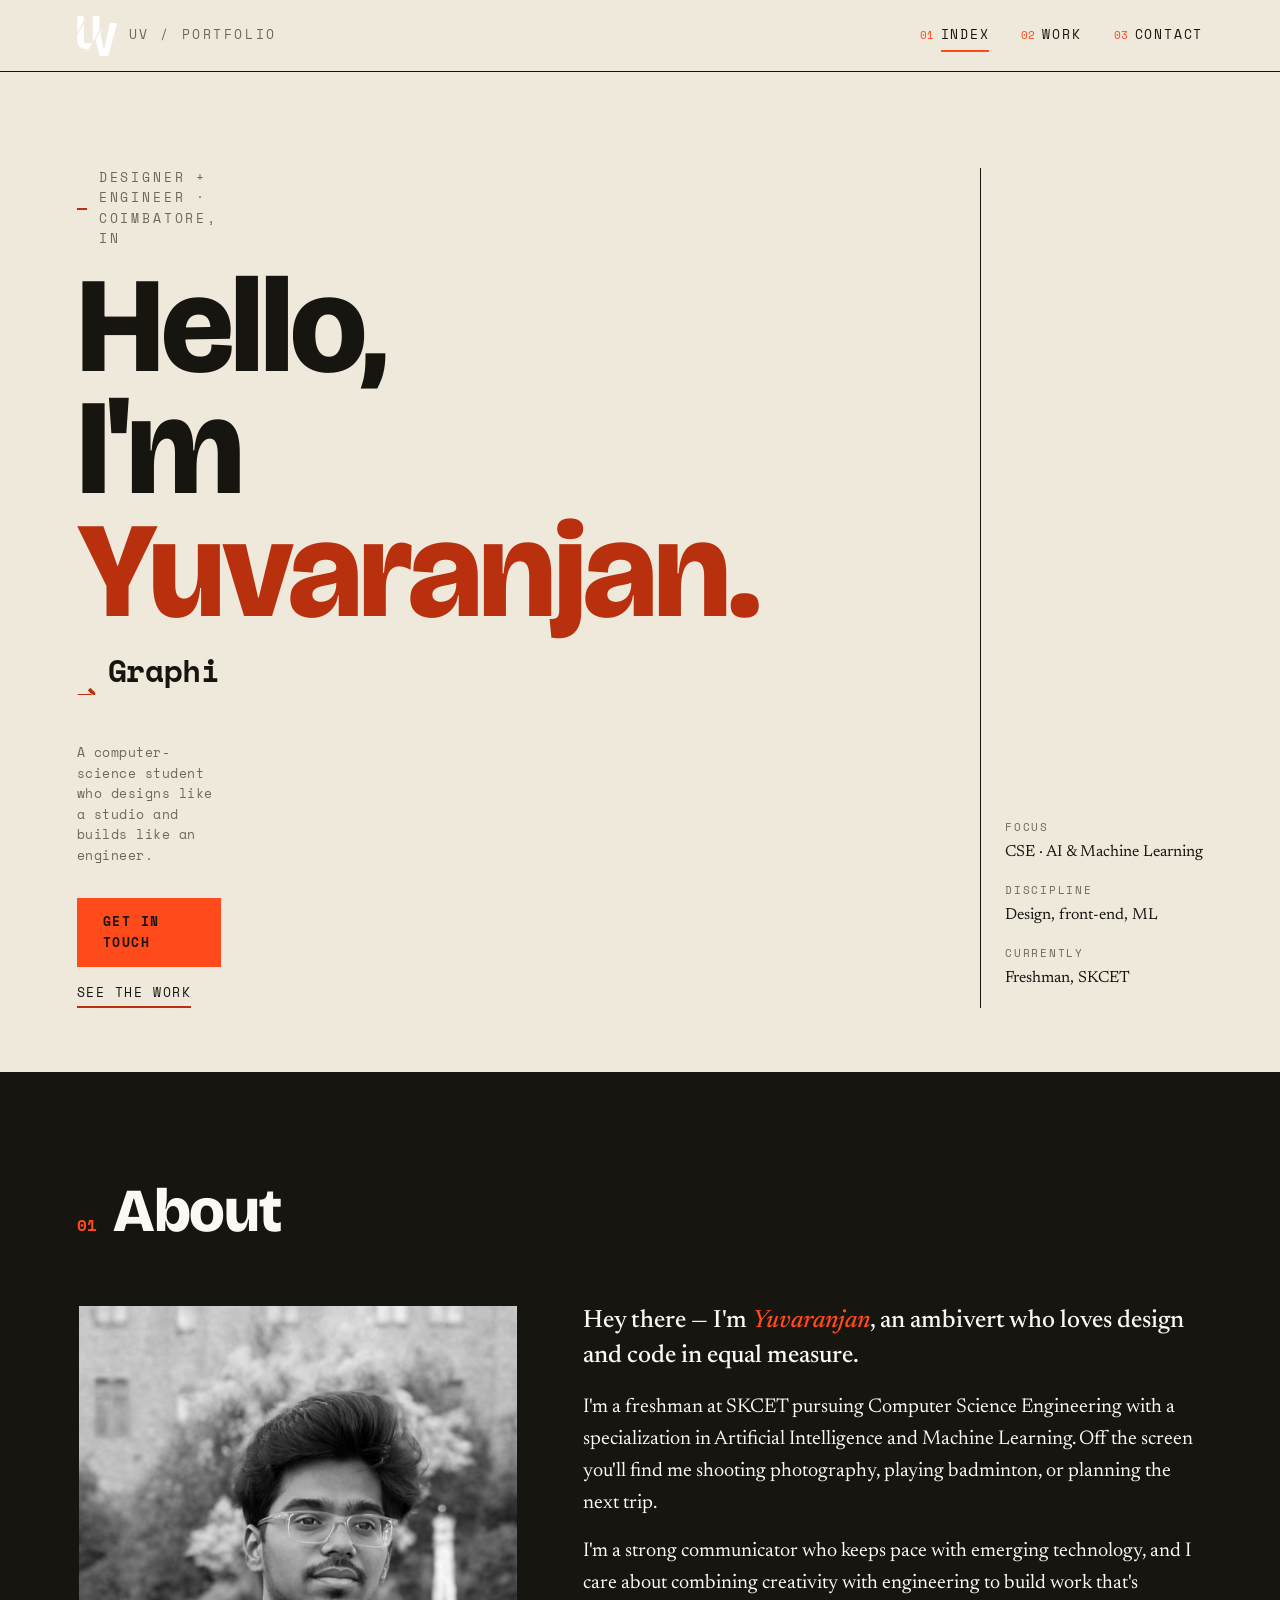
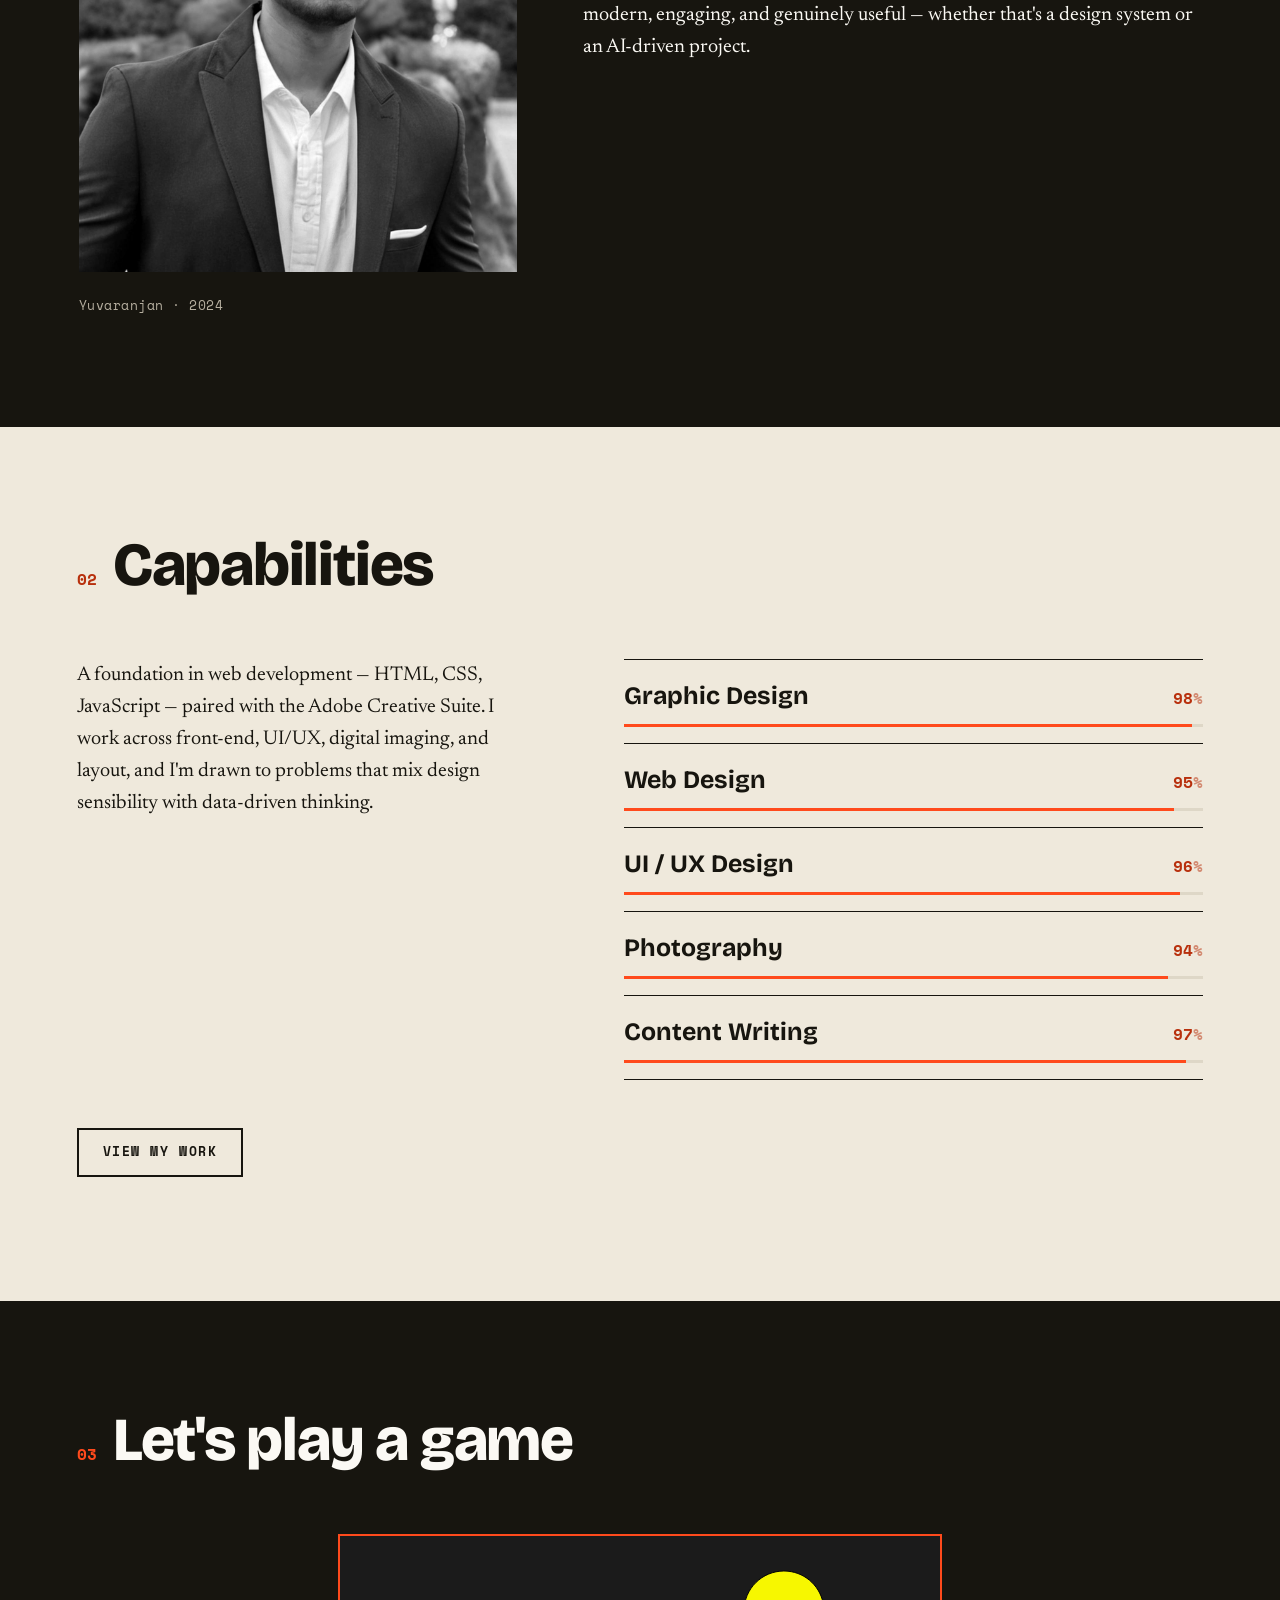
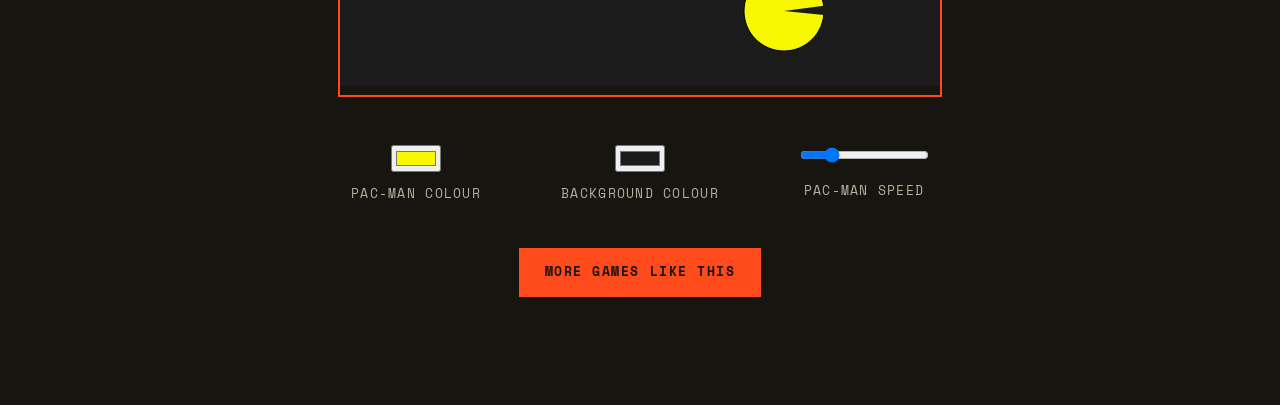
<file: index.html>
<!DOCTYPE html>
<html lang="en" class="no-js">
<head>
  <meta charset="UTF-8">
  <meta name="viewport" content="width=device-width, initial-scale=1.0">
  <title>Yuvaranjan — Designer &amp; AI/ML Engineer</title>
  <meta name="description" content="Portfolio of Yuvaranjan — graphic designer, web designer, and AI &amp; ML engineer.">

  <link href="style.css" rel="stylesheet">

  <!-- p5 + game demo -->
  <script src="/games/libraries/p5.js" defer></script>
  <script src="/games/pacman.js" defer></script>

  <!-- Type system: Bricolage Grotesque (display) · Newsreader (text) · Space Mono (meta) -->
  <link rel="preconnect" href="https://fonts.googleapis.com">
  <link rel="preconnect" href="https://fonts.gstatic.com" crossorigin>
  <link href="https://fonts.googleapis.com/css2?family=Bricolage+Grotesque:opsz,wght@12..96,400..800&family=Newsreader:ital,opsz,wght@0,6..72,400..600;1,6..72,400..500&family=Space+Mono:wght@400;700&display=swap" rel="stylesheet">
</head>
<body class="homepage">

  <a class="skip-link" href="#main">Skip to content</a>

  <div class="scroll-progress" id="scroll-progress"></div>
  <button class="scrollToTop-btn" aria-label="Back to top">↑</button>

  <!-- HEADER -->
  <header class="site-header">
    <div class="site-header__inner wrap">
      <a class="brand" href="index.html" aria-label="Yuvaranjan — home">
        <img src="images/logo.png" alt="">
        <span class="brand__mark">UV / Portfolio</span>
      </a>
      <nav class="navigation" id="primary-nav" aria-label="Primary">
        <ul>
          <li><a href="index.html" aria-current="page">Index</a></li>
          <li><a href="games/gamemenu.html">Work</a></li>
          <li><a href="contact.html">Contact</a></li>
        </ul>
      </nav>
      <button class="menu-btn" id="menu-btn" aria-label="Toggle menu" aria-expanded="false" aria-controls="primary-nav"></button>
    </div>
  </header>

  <main id="main">

    <!-- HERO -->
    <section class="hero wrap">
      <div class="hero__lead">
        <p class="kicker">Designer + Engineer · Coimbatore, IN</p>
        <h1 class="hero__title">Hello, I'm<span class="accent">Yuvaranjan.</span></h1>
        <div class="hero__roles" aria-hidden="true">
          <ul>
            <li>Graphic Designer</li>
            <li>AI &amp; ML Engineer</li>
            <li>Web Designer</li>
            <li>Graphic Designer</li>
          </ul>
        </div>
        <p class="caption" style="max-width:44ch;margin-bottom:var(--space-6)">
          A computer-science student who designs like a studio and builds like an engineer.
        </p>
        <div class="hero__actions">
          <a href="contact.html" class="btn btn--primary">Get in touch</a>
          <a href="games/gamemenu.html" class="link">See the work</a>
        </div>
      </div>
      <aside class="hero__meta">
        <dl>
          <dt>Focus</dt><dd>CSE · AI &amp; Machine Learning</dd>
          <dt>Discipline</dt><dd>Design, front-end, ML</dd>
          <dt>Currently</dt><dd>Freshman, SKCET</dd>
        </dl>
      </aside>
    </section>

    <!-- ABOUT -->
    <section class="section section--ink" id="about">
      <div class="wrap">
        <div class="section-head reveal">
          <span class="section-head__index">01</span>
          <h2 class="section-head__title">About</h2>
        </div>
        <div class="about__grid">
          <figure class="about__portrait reveal reveal--left" style="margin:0">
            <img src="images/portrait2.jpg" alt="Portrait of Yuvaranjan">
            <figcaption class="about__caption caption">Yuvaranjan · 2024</figcaption>
          </figure>
          <div class="about__body reveal reveal--right" data-delay="1">
            <p class="lede">Hey there — I'm <span class="name">Yuvaranjan</span>, an ambivert who loves design and code in equal measure.</p>
            <p>I'm a freshman at SKCET pursuing Computer Science Engineering with a specialization in Artificial Intelligence and Machine Learning. Off the screen you'll find me shooting photography, playing badminton, or planning the next trip.</p>
            <p>I'm a strong communicator who keeps pace with emerging technology, and I care about combining creativity with engineering to build work that's modern, engaging, and genuinely useful — whether that's a design system or an AI-driven project.</p>
          </div>
        </div>
      </div>
    </section>

    <!-- SKILLS -->
    <section class="section" id="skills">
      <div class="wrap">
        <div class="section-head reveal">
          <span class="section-head__index">02</span>
          <h2 class="section-head__title">Capabilities</h2>
        </div>
        <div class="skills__grid">
          <div class="skills__intro reveal reveal--left">
            <p>A foundation in web development — HTML, CSS, JavaScript — paired with the Adobe Creative Suite. I work across front-end, UI/UX, digital imaging, and layout, and I'm drawn to problems that mix design sensibility with data-driven thinking.</p>
          </div>
          <ul class="skills__list reveal reveal--right" data-delay="1">
            <li class="meter" style="--pct:98%">
              <span class="meter__label">Graphic Design</span>
              <span class="meter__value">98</span>
              <span class="meter__track"><span class="meter__fill"></span></span>
            </li>
            <li class="meter" style="--pct:95%">
              <span class="meter__label">Web Design</span>
              <span class="meter__value">95</span>
              <span class="meter__track"><span class="meter__fill"></span></span>
            </li>
            <li class="meter" style="--pct:96%">
              <span class="meter__label">UI / UX Design</span>
              <span class="meter__value">96</span>
              <span class="meter__track"><span class="meter__fill"></span></span>
            </li>
            <li class="meter" style="--pct:94%">
              <span class="meter__label">Photography</span>
              <span class="meter__value">94</span>
              <span class="meter__track"><span class="meter__fill"></span></span>
            </li>
            <li class="meter" style="--pct:97%">
              <span class="meter__label">Content Writing</span>
              <span class="meter__value">97</span>
              <span class="meter__track"><span class="meter__fill"></span></span>
            </li>
          </ul>
        </div>
        <p style="margin-top:var(--space-7)">
          <a href="games/gamemenu.html" class="btn">View my work</a>
        </p>
      </div>
    </section>

    <!-- PLAY / PROJECTS -->
    <section class="section section--ink" id="play">
      <div class="wrap">
        <div class="section-head reveal">
          <span class="section-head__index">03</span>
          <h2 class="section-head__title">Let's play a game</h2>
        </div>
        <div class="play__grid reveal" id="pacman">
          <div class="play__canvas" id="canvadiv"></div>
          <div class="play__controls">
            <div class="ctrl"><div id="pacmancolor"></div><h4>Pac-Man colour</h4></div>
            <div class="ctrl"><div id="bgcolor"></div><h4>Background colour</h4></div>
            <div class="ctrl"><div class="slider" id="slider"></div><h4>Pac-Man speed</h4></div>
          </div>
          <a href="/games/gamemenu.html" class="btn btn--primary">More games like this</a>
        </div>
      </div>
    </section>

  </main>

  <script src="script.js"></script>
</body>
</html>
</file>
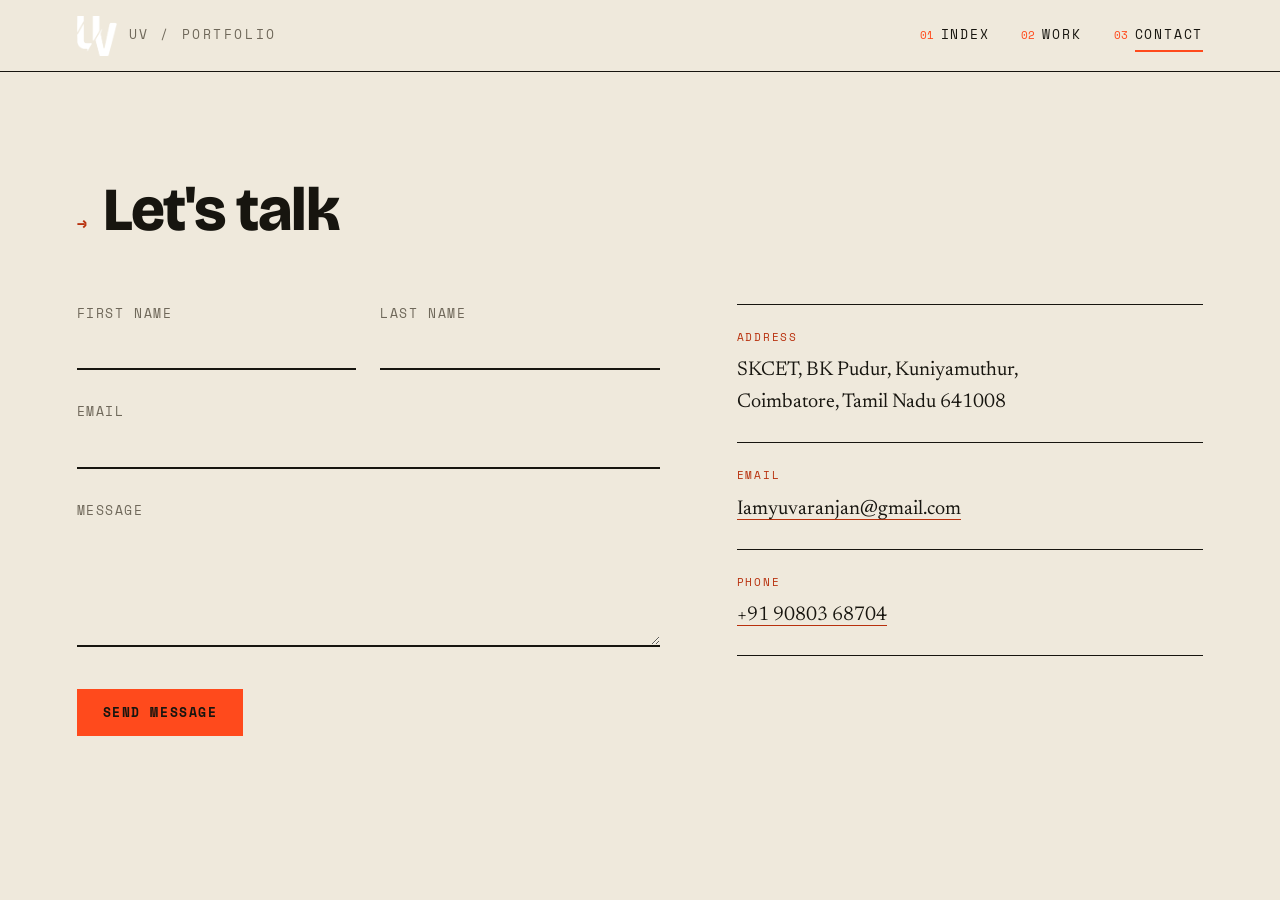
<file: contact.html>
<!DOCTYPE html>
<html lang="en" class="no-js">
<head>
  <meta charset="UTF-8">
  <meta name="viewport" content="width=device-width, initial-scale=1.0">
  <title>Yuvaranjan — Contact</title>
  <meta name="description" content="Get in touch with Yuvaranjan.">

  <link href="style.css" rel="stylesheet">

  <link rel="preconnect" href="https://fonts.googleapis.com">
  <link rel="preconnect" href="https://fonts.gstatic.com" crossorigin>
  <link href="https://fonts.googleapis.com/css2?family=Bricolage+Grotesque:opsz,wght@12..96,400..800&family=Newsreader:ital,opsz,wght@0,6..72,400..600;1,6..72,400..500&family=Space+Mono:wght@400;700&display=swap" rel="stylesheet">
</head>
<body class="contactpage">

  <a class="skip-link" href="#main">Skip to content</a>

  <div class="scroll-progress" id="scroll-progress"></div>
  <button class="scrollToTop-btn" aria-label="Back to top">↑</button>

  <!-- HEADER -->
  <header class="site-header">
    <div class="site-header__inner wrap">
      <a class="brand" href="index.html" aria-label="Yuvaranjan — home">
        <img src="images/logo.png" alt="">
        <span class="brand__mark">UV / Portfolio</span>
      </a>
      <nav class="navigation" id="primary-nav" aria-label="Primary">
        <ul>
          <li><a href="index.html">Index</a></li>
          <li><a href="games/gamemenu.html">Work</a></li>
          <li><a href="contact.html" aria-current="page">Contact</a></li>
        </ul>
      </nav>
      <button class="menu-btn" id="menu-btn" aria-label="Toggle menu" aria-expanded="false" aria-controls="primary-nav"></button>
    </div>
  </header>

  <main id="main">
    <section class="section" style="border-top:none">
      <div class="wrap">
        <div class="section-head reveal">
          <span class="section-head__index">→</span>
          <h1 class="section-head__title">Let's talk</h1>
        </div>

        <div class="contact__grid">
          <!-- FORM -->
          <form class="reveal reveal--left" action="mailto:Iamyuvaranjan@gmail.com" method="post" enctype="text/plain">
            <div class="field-row">
              <div class="field">
                <label for="firstname">First name</label>
                <input type="text" id="firstname" name="firstname" autocomplete="given-name">
              </div>
              <div class="field">
                <label for="lastname">Last name</label>
                <input type="text" id="lastname" name="lastname" autocomplete="family-name">
              </div>
            </div>
            <div class="field">
              <label for="email">Email</label>
              <input type="email" id="email" name="email" autocomplete="email">
            </div>
            <div class="field">
              <label for="additionalinfo">Message</label>
              <textarea id="additionalinfo" name="message" rows="5"></textarea>
            </div>
            <button type="submit" class="btn btn--primary">Send message</button>
          </form>

          <!-- INFO -->
          <div class="contact__info reveal reveal--right" data-delay="1">
            <dl>
              <div class="info">
                <dt>Address</dt>
                <dd>SKCET, BK Pudur, Kuniyamuthur,<br>Coimbatore, Tamil Nadu 641008</dd>
              </div>
              <div class="info">
                <dt>Email</dt>
                <dd><a href="mailto:Iamyuvaranjan@gmail.com">Iamyuvaranjan@gmail.com</a></dd>
              </div>
              <div class="info">
                <dt>Phone</dt>
                <dd><a href="tel:+919080368704">+91 90803 68704</a></dd>
              </div>
            </dl>
          </div>
        </div>
      </div>
    </section>
  </main>

  <script src="script.js"></script>
</body>
</html>
</file>
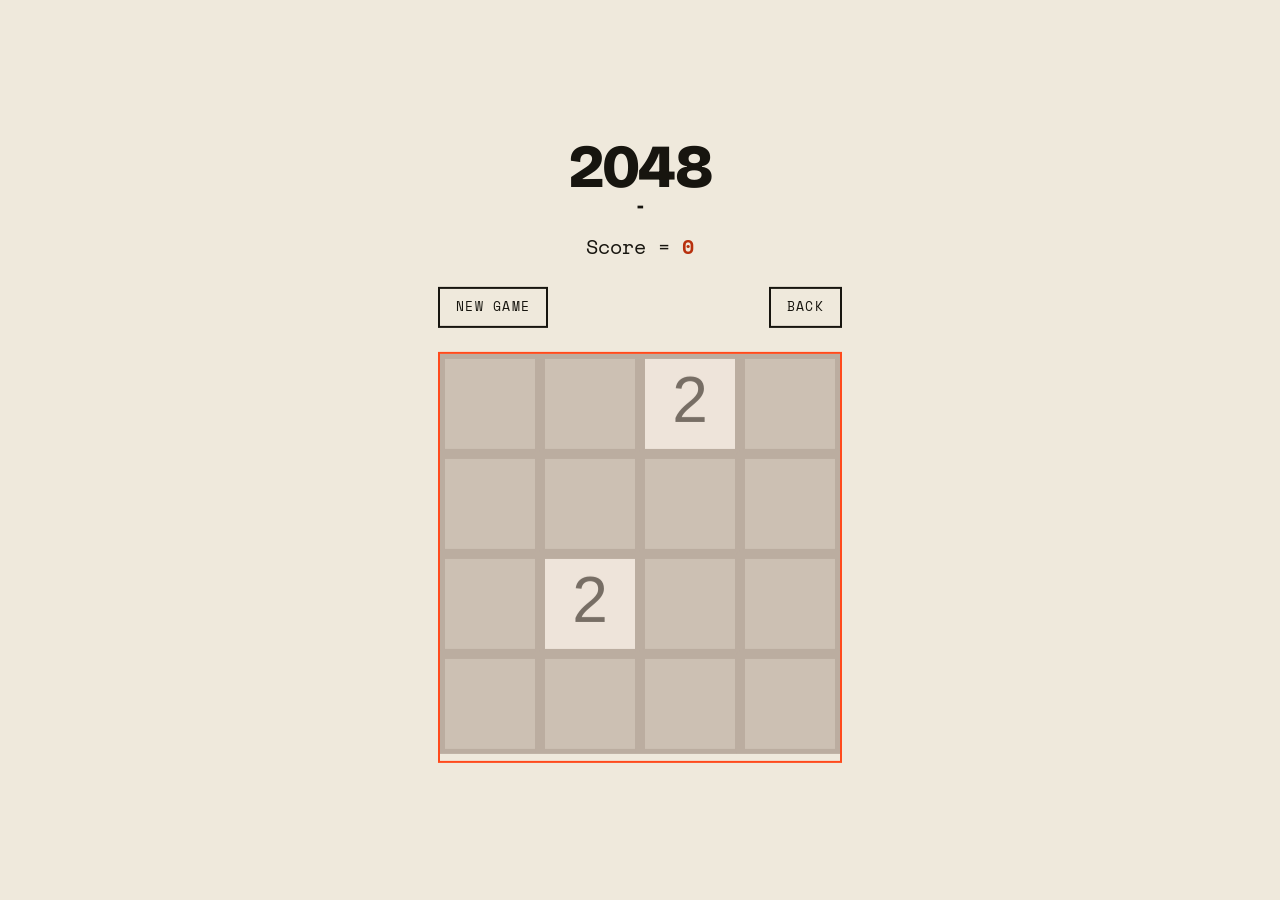
<file: games/2048.html>
<!DOCTYPE html>
<html>
<head>
    <meta charset="UTF-8">
    <meta http-equiv="X-UA-Compatible" content="IE=edge">
    <meta name="viewport" content="width=device-width, initial-scale=1.0">

    <title>Yuvaranjan — 2048</title>

    <script src="2048.js"></script>
    <script src="config.js"></script>
    <script src="libraries/p5.js"></script>
    <link href="/style.css" rel="stylesheet">

    <link rel="preconnect" href="https://fonts.googleapis.com">
    <link rel="preconnect" href="https://fonts.gstatic.com" crossorigin>
    <link href="https://fonts.googleapis.com/css2?family=Bricolage+Grotesque:opsz,wght@12..96,400..800&family=Space+Mono:wght@400;700&display=swap" rel="stylesheet">

    <!-- <script src="libraries/p5.sound.js"></script> -->
</head>
<body class="numbergame">
    <div class="main">
    <div class="text">
    <h1> 2048 </h1>
    <h3 id="result"> - </h3>
    <p>Score = <span id="score"></span></p>
    <div class="buttons">
        <a href="2048.html" style="float: left;"> New Game </a>
        <a href="gamemenu.html" style="float: right;"> back </a>
    </div>
    </div>
    <div class="canvadiv" id="canvadiv"></div>
    </div>  
</body>

</html>
</file>
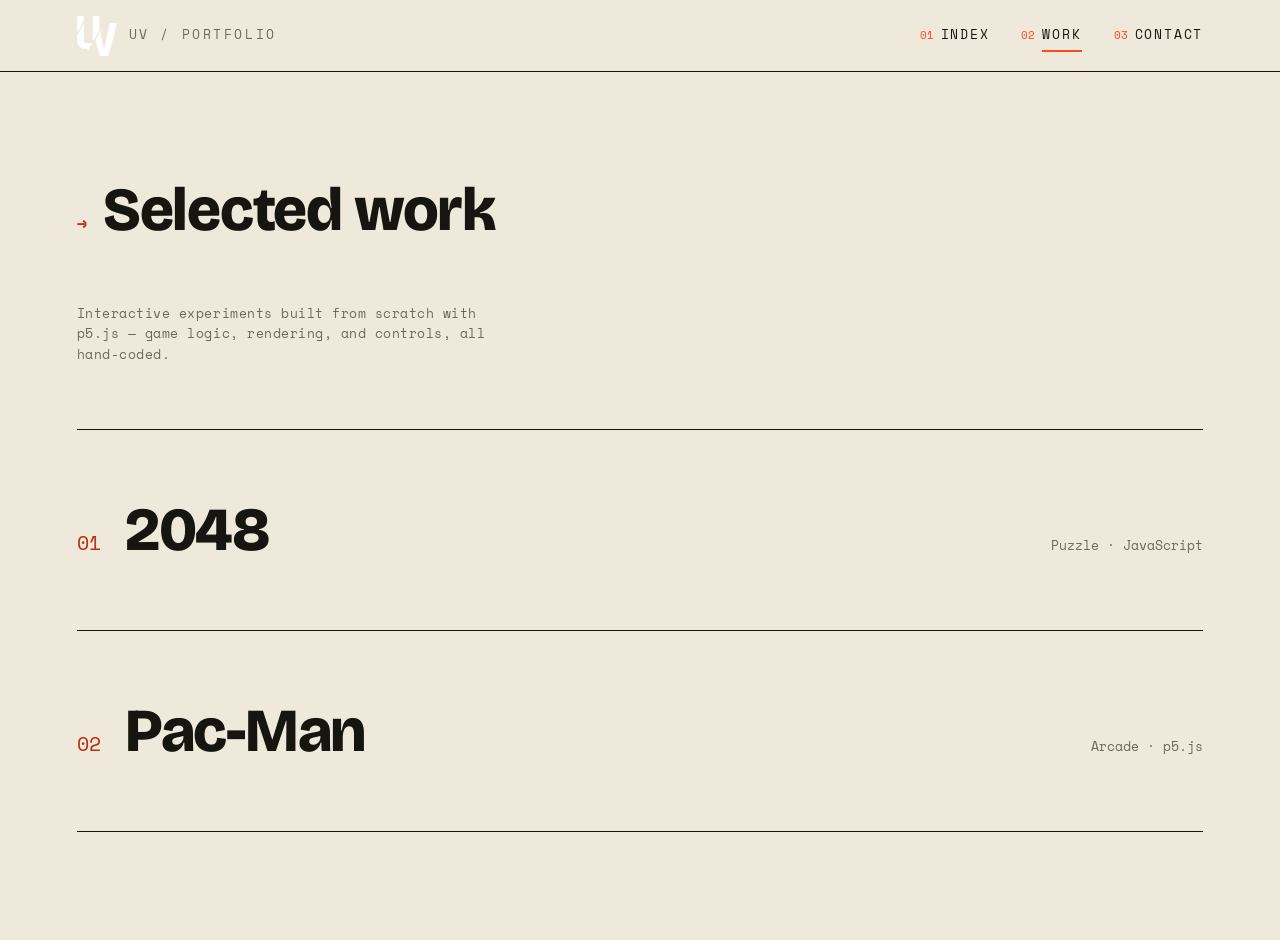
<file: games/gamemenu.html>
<!DOCTYPE html>
<html lang="en" class="no-js">
<head>
  <meta charset="UTF-8">
  <meta name="viewport" content="width=device-width, initial-scale=1.0">
  <title>Yuvaranjan — Work</title>
  <meta name="description" content="Interactive projects by Yuvaranjan.">

  <link href="../style.css" rel="stylesheet">

  <link rel="preconnect" href="https://fonts.googleapis.com">
  <link rel="preconnect" href="https://fonts.gstatic.com" crossorigin>
  <link href="https://fonts.googleapis.com/css2?family=Bricolage+Grotesque:opsz,wght@12..96,400..800&family=Newsreader:ital,opsz,wght@0,6..72,400..600;1,6..72,400..500&family=Space+Mono:wght@400;700&display=swap" rel="stylesheet">
</head>
<body class="gamemenu">

  <a class="skip-link" href="#main">Skip to content</a>

  <!-- HEADER -->
  <header class="site-header">
    <div class="site-header__inner wrap">
      <a class="brand" href="/index.html" aria-label="Yuvaranjan — home">
        <img src="/images/logo.png" alt="">
        <span class="brand__mark">UV / Portfolio</span>
      </a>
      <nav class="navigation" id="primary-nav" aria-label="Primary">
        <ul>
          <li><a href="/index.html">Index</a></li>
          <li><a href="/games/gamemenu.html" aria-current="page">Work</a></li>
          <li><a href="/contact.html">Contact</a></li>
        </ul>
      </nav>
      <button class="menu-btn" id="menu-btn" aria-label="Toggle menu" aria-expanded="false" aria-controls="primary-nav"></button>
    </div>
  </header>

  <main id="main">
    <section class="section" style="border-top:none">
      <div class="wrap">
        <div class="section-head reveal">
          <span class="section-head__index">→</span>
          <h1 class="section-head__title">Selected work</h1>
        </div>
        <p class="caption" style="max-width:52ch;margin-bottom:var(--space-8)">
          Interactive experiments built from scratch with p5.js — game logic, rendering, and controls, all hand-coded.
        </p>

        <ul class="menu-index reveal" data-delay="1">
          <li>
            <a href="2048.html">
              <span class="menu-index__num">01</span>
              <span class="menu-index__title">2048</span>
              <span class="menu-index__meta">Puzzle · JavaScript</span>
            </a>
          </li>
          <li>
            <a href="pacman.html">
              <span class="menu-index__num">02</span>
              <span class="menu-index__title">Pac-Man</span>
              <span class="menu-index__meta">Arcade · p5.js</span>
            </a>
          </li>
        </ul>
      </div>
    </section>
  </main>

  <script src="../script.js"></script>
</body>
</html>
</file>
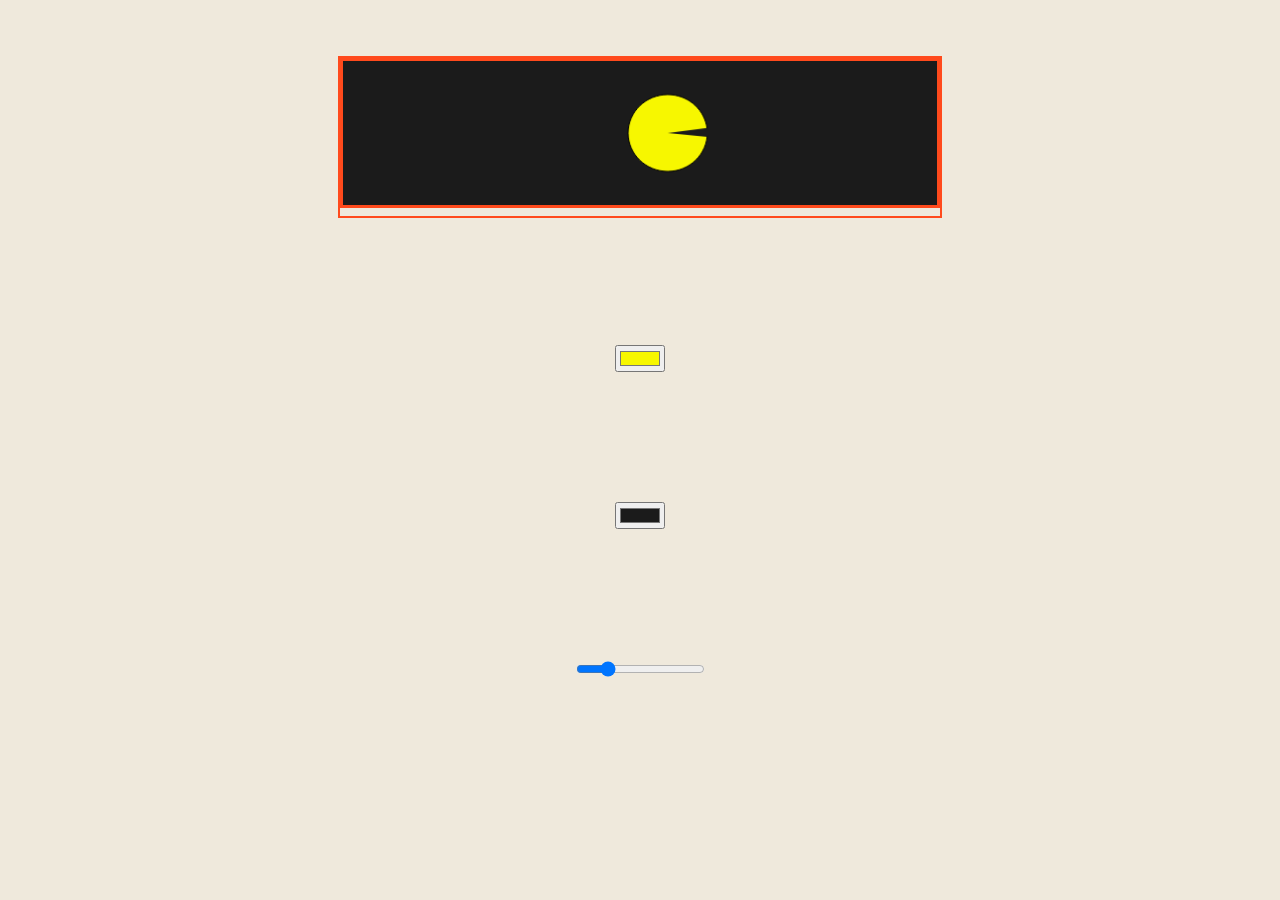
<file: games/pacman.html>
<!DOCTYPE html>
<html>
<head>
    <meta charset="UTF-8">
    <meta http-equiv="X-UA-Compatible" content="IE=edge">
    <meta name="viewport" content="width=device-width, initial-scale=1.0">

    <title>Yuvaranjan — Pac-Man</title>

    <script src="pacman.js"></script>
    <script src="libraries/p5.js"></script>
    <link href="/style.css" rel="stylesheet">

    <link rel="preconnect" href="https://fonts.googleapis.com">
    <link rel="preconnect" href="https://fonts.gstatic.com" crossorigin>
    <link href="https://fonts.googleapis.com/css2?family=Bricolage+Grotesque:opsz,wght@12..96,400..800&family=Space+Mono:wght@400;700&display=swap" rel="stylesheet">

    <style>
      body { display: grid; place-items: center; min-height: 100vh; gap: 1rem; padding: 2rem; }
      canvas { border: 3px solid var(--signal); background-color: var(--ink); }
      #pacmancolor, #bgcolor, #slider { display: inline-block; }
    </style>
</head>
<body class="numbergame">
    <div class="canvadiv" id="canvadiv"></div>
    <div class="pacmancolor" id="pacmancolor"></div>
    <div class="bgcolor" id="bgcolor"></div>
    <div class="slider" id="slider"></div>    
</body>

</html>
</file>
<file: style.css>
/* ============================================================
   INK & SIGNAL — a Swiss-editorial system for yuvaranjan.dev
   Warm newsprint paper · structural ink · one high-voltage accent.
   No shadows, no gradients, no rounded softness. Hierarchy comes
   from scale, weight, and hairline rules.
   ============================================================ */

/* ---- 1. DESIGN TOKENS ------------------------------------ */
:root {
  /* Core palette */
  --ink:        #17150f;   /* warm near-black — text, rules, dark panels */
  --paper:      #efe9dc;   /* warm newsprint — default ground */
  --paper-dim:  #ded7c7;   /* input fills, subtle zebra */
  --signal:     #ff4a1c;   /* vermilion — the single accent */
  --signal-ink: #b8300d;   /* darkened signal for text-on-paper — 5.0:1 on paper (AA) */
  --muted:      #6f685a;   /* secondary text on paper */
  --cream:      #fbf9f4;   /* text on ink panels */
  --cream-dim:  #b6afa0;   /* secondary text on ink */

  /* Semantic (flip on .section--ink) */
  --bg:   var(--paper);
  --fg:   var(--ink);
  --dim:  var(--muted);
  --rule: var(--ink);
  --accent: var(--signal-ink);

  /* Type families */
  --font-display: "Bricolage Grotesque", "Arial Narrow", system-ui, sans-serif;
  --font-text:    "Newsreader", Georgia, "Times New Roman", serif;
  --font-mono:    "Space Mono", ui-monospace, "SFMono-Regular", monospace;

  /* Type scale — 1.25 major third */
  --step--1: 0.8rem;
  --step-0:  1rem;
  --step-1:  1.25rem;
  --step-2:  1.563rem;
  --step-3:  1.953rem;
  --step-4:  2.441rem;
  --step-5:  3.052rem;
  --step-6:  3.815rem;
  --display: clamp(3rem, 11vw, 8.5rem);

  /* Spacing — 8px base */
  --space-1: 0.25rem;
  --space-2: 0.5rem;
  --space-3: 0.75rem;
  --space-4: 1rem;
  --space-5: 1.5rem;
  --space-6: 2rem;
  --space-7: 3rem;
  --space-8: 4rem;
  --space-9: 6rem;
  --space-10: 8rem;
  --space-11: 10rem;

  /* Layout */
  --maxw:        1320px;
  --measure:     60ch;
  --page-margin: clamp(1.25rem, 6vw, 6rem);
  --header-h:    4.5rem;
  --gutter:      var(--space-6);

  /* Lines & motion */
  --rule-hair: 1px solid var(--rule);
  --rule-bold: 2px solid var(--rule);
  --focus-ring: 3px solid var(--signal);
  --ease: cubic-bezier(0.22, 0.61, 0.24, 1);
  --dur:  0.6s;
}

/* ---- 2. RESET & BASE ------------------------------------- */
*, *::before, *::after { box-sizing: border-box; }

html {
  -webkit-text-size-adjust: 100%;
  scroll-behavior: smooth;
  scroll-padding-top: calc(var(--header-h) + var(--space-6));
}

body {
  margin: 0;
  padding-top: var(--header-h);
  background: var(--bg);
  color: var(--fg);
  font-family: var(--font-text);
  font-size: var(--step-0);
  line-height: 1.6;
  font-weight: 400;
  -webkit-font-smoothing: antialiased;
  text-rendering: optimizeLegibility;
}

img { max-width: 100%; display: block; }

a { color: inherit; }

h1, h2, h3, h4 {
  font-family: var(--font-display);
  font-weight: 800;
  line-height: 0.98;
  letter-spacing: -0.02em;
  margin: 0;
}

p { margin: 0 0 var(--space-4); }

::selection { background: var(--signal); color: var(--cream); }

:focus-visible {
  outline: var(--focus-ring);
  outline-offset: 3px;
}

.skip-link {
  position: absolute;
  left: var(--space-4);
  top: -4rem;
  z-index: 2000;
  background: var(--ink);
  color: var(--cream);
  padding: var(--space-2) var(--space-4);
  font-family: var(--font-mono);
  font-size: var(--step--1);
  text-transform: uppercase;
  letter-spacing: 0.08em;
  text-decoration: none;
  transition: top 0.2s var(--ease);
}
.skip-link:focus { top: var(--space-3); }

/* ---- 3. LAYOUT PRIMITIVES -------------------------------- */
.wrap {
  width: 100%;
  max-width: var(--maxw);
  margin-inline: auto;
  padding-inline: var(--page-margin);
}

.section {
  padding-block: clamp(var(--space-8), 12vh, var(--space-11));
  border-top: var(--rule-hair);
}

.section--ink {
  --bg: var(--ink);
  --fg: var(--cream);
  --dim: var(--cream-dim);
  --rule: var(--paper);
  --accent: var(--signal);
  background: var(--ink);
  color: var(--cream);
  border-top-color: var(--ink);
}

/* Editorial section header: index number + label hanging left */
.section-head {
  display: grid;
  grid-template-columns: auto 1fr;
  gap: var(--space-4);
  align-items: baseline;
  margin-bottom: var(--space-8);
}
.section-head__index {
  font-family: var(--font-mono);
  font-size: var(--step-0);
  color: var(--accent);
  font-weight: 700;
}
.section-head__title {
  font-size: clamp(var(--step-4), 7vw, var(--step-6));
}

/* ---- 4. COMPONENTS --------------------------------------- */

/* Kicker — mono eyebrow label */
.kicker {
  font-family: var(--font-mono);
  font-size: var(--step--1);
  text-transform: uppercase;
  letter-spacing: 0.22em;
  color: var(--dim);
  margin: 0 0 var(--space-4);
  display: flex;
  align-items: center;
  gap: var(--space-3);
}
.kicker::before {
  content: "";
  width: var(--space-6);
  height: 2px;
  background: var(--accent);
}

/* Buttons */
.btn {
  --btn-bg: transparent;
  --btn-fg: var(--fg);
  --btn-bd: var(--fg);
  display: inline-flex;
  align-items: center;
  gap: var(--space-2);
  font-family: var(--font-mono);
  font-size: var(--step--1);
  font-weight: 700;
  text-transform: uppercase;
  letter-spacing: 0.12em;
  text-decoration: none;
  padding: var(--space-3) var(--space-5);
  background: var(--btn-bg);
  color: var(--btn-fg);
  border: 2px solid var(--btn-bd);
  cursor: pointer;
  transition: background 0.25s var(--ease), color 0.25s var(--ease),
              transform 0.15s var(--ease);
}
.btn:hover,
.btn:focus-visible { background: var(--fg); color: var(--bg); }
.btn:active { transform: translateY(1px); }

.btn--primary {
  --btn-bg: var(--signal);
  --btn-fg: var(--ink);
  --btn-bd: var(--signal);
}
.btn--primary:hover,
.btn--primary:focus-visible {
  background: var(--ink);
  color: var(--cream);
  border-color: var(--ink);
}
.section--ink .btn--primary:hover,
.section--ink .btn--primary:focus-visible {
  background: var(--cream);
  color: var(--ink);
  border-color: var(--cream);
}

/* Text link with animated underline */
.link {
  font-family: var(--font-mono);
  font-size: var(--step--1);
  text-transform: uppercase;
  letter-spacing: 0.12em;
  text-decoration: none;
  color: var(--fg);
  border-bottom: 2px solid var(--accent);
  padding-bottom: 2px;
  transition: color 0.2s var(--ease);
}
.link:hover { color: var(--accent); }

.caption {
  font-family: var(--font-mono);
  font-size: var(--step--1);
  color: var(--dim);
  letter-spacing: 0.04em;
}

/* Reveal-on-scroll — content is fully visible without JS.
   Only when <html class="js"> do we hide-then-reveal. */
.js .reveal {
  opacity: 0;
  transform: translateY(14px);
  transition: opacity var(--dur) var(--ease), transform var(--dur) var(--ease);
}
.js .reveal--left  { transform: translateX(-24px); }
.js .reveal--right { transform: translateX(24px); }
.js .reveal.is-visible { opacity: 1; transform: none; }
/* stagger children */
.js .reveal[data-delay="1"] { transition-delay: 0.08s; }
.js .reveal[data-delay="2"] { transition-delay: 0.16s; }
.js .reveal[data-delay="3"] { transition-delay: 0.24s; }

/* ---- 5. SITE HEADER / NAV -------------------------------- */
.site-header {
  position: fixed;
  inset: 0 0 auto 0;
  height: var(--header-h);
  z-index: 900;
  background: var(--paper);
  border-bottom: var(--rule-hair);
}
.site-header__inner {
  height: 100%;
  display: flex;
  align-items: center;
  justify-content: space-between;
}
.brand {
  display: inline-flex;
  align-items: center;
  gap: var(--space-3);
  text-decoration: none;
}
.brand img { width: 40px; height: auto; }
.brand__mark {
  font-family: var(--font-mono);
  font-size: var(--step--1);
  letter-spacing: 0.2em;
  text-transform: uppercase;
  color: var(--muted);
}

.navigation ul {
  list-style: none;
  display: flex;
  gap: var(--space-6);
  margin: 0;
  padding: 0;
}
.navigation a {
  font-family: var(--font-mono);
  font-size: var(--step--1);
  text-transform: uppercase;
  letter-spacing: 0.14em;
  text-decoration: none;
  color: var(--ink);
  padding: var(--space-2) 0;
  position: relative;
}
.navigation a::after {
  content: "";
  position: absolute;
  left: 0; bottom: 0;
  width: 100%; height: 2px;
  background: var(--signal);
  transform: scaleX(0);
  transform-origin: left;
  transition: transform 0.25s var(--ease);
}
.navigation a:hover::after,
.navigation a:focus-visible::after,
.navigation a[aria-current="page"]::after { transform: scaleX(1); }
.navigation li::before {
  content: counter(nav, decimal-leading-zero) " ";
  counter-increment: nav;
  color: var(--signal);
  font-family: var(--font-mono);
  font-size: 0.7rem;
}
.navigation ul { counter-reset: nav; }

/* Hamburger */
.menu-btn {
  display: none;
  width: 42px; height: 42px;
  border: 2px solid var(--ink);
  background: transparent;
  cursor: pointer;
  position: relative;
  padding: 0;
}
.menu-btn::before,
.menu-btn::after {
  content: "";
  position: absolute;
  left: 9px; right: 9px; height: 2px;
  background: var(--ink);
  transition: transform 0.25s var(--ease), opacity 0.2s var(--ease);
}
.menu-btn::before { top: 15px; }
.menu-btn::after  { bottom: 15px; }
.menu-btn.active::before { transform: translateY(5px) rotate(45deg); }
.menu-btn.active::after  { transform: translateY(-5px) rotate(-45deg); }

/* ---- 6. HOME --------------------------------------------- */

/* Hero — typographic cover */
.hero {
  min-height: calc(100svh - var(--header-h));
  display: grid;
  grid-template-columns: 1fr auto;
  align-items: end;
  gap: var(--space-8);
  padding-block: var(--space-9) var(--space-8);
  border-top: none;
}
.hero__lead { max-width: 16ch; }
.hero__title {
  font-size: var(--display);
  line-height: 0.9;
}
.hero__title .accent {
  display: block;
  color: var(--signal-ink);
}
.hero__roles {
  height: 2.4em;
  overflow: hidden;
  margin: var(--space-5) 0 var(--space-7);
}
.hero__roles ul {
  list-style: none;
  margin: 0; padding: 0;
  animation: roll 9s var(--ease) infinite;
}
.hero__roles li {
  height: 2.4em;
  display: flex;
  align-items: center;
  font-family: var(--font-mono);
  font-size: clamp(var(--step-1), 3vw, var(--step-3));
  font-weight: 700;
  color: var(--fg);
  letter-spacing: -0.01em;
}
.hero__roles li::before { content: "→ "; color: var(--signal-ink); margin-right: var(--space-3); }
@keyframes roll {
  0%, 22%   { transform: translateY(0); }
  33%, 55%  { transform: translateY(-2.4em); }
  66%, 88%  { transform: translateY(-4.8em); }
  100%      { transform: translateY(-7.2em); } /* dup of first via 4th li */
}
.hero__actions { display: flex; flex-wrap: wrap; gap: var(--space-4); align-items: center; }

/* Hero masthead metadata (right rail) */
.hero__meta {
  border-left: var(--rule-hair);
  padding-left: var(--space-5);
  align-self: stretch;
  display: flex;
  flex-direction: column;
  justify-content: flex-end;
  gap: var(--space-5);
  min-width: 12rem;
}
.hero__meta dl { margin: 0; }
.hero__meta dt {
  font-family: var(--font-mono);
  font-size: 0.68rem;
  text-transform: uppercase;
  letter-spacing: 0.16em;
  color: var(--muted);
  margin-bottom: var(--space-1);
}
.hero__meta dd { margin: 0 0 var(--space-4); font-size: var(--step-0); }

/* About */
.about__grid {
  display: grid;
  grid-template-columns: minmax(280px, 1fr) minmax(0, 1.4fr);
  gap: clamp(var(--space-6), 5vw, var(--space-9));
  align-items: start;
}
.about__portrait {
  position: relative;
  border: var(--rule-bold);
}
.about__portrait img { width: 100%; filter: grayscale(1) contrast(1.05); }
.about__portrait::after {
  content: "";
  position: absolute;
  inset: var(--space-4) calc(-1 * var(--space-4)) calc(-1 * var(--space-4)) var(--space-4);
  border: var(--rule-bold);
  border-color: var(--signal);
  z-index: -1;
}
.about__caption { margin-top: var(--space-5); }
.about__body {
  font-size: var(--step-1);
  max-width: var(--measure);
}
.about__body .lede {
  font-size: var(--step-2);
  line-height: 1.4;
  font-weight: 500;
}
.about__body .name { color: var(--accent); font-style: italic; }

/* Skills — hairline meters */
.skills__grid {
  display: grid;
  grid-template-columns: minmax(0, 1fr) minmax(0, 1.2fr);
  gap: clamp(var(--space-6), 5vw, var(--space-9));
  align-items: start;
}
.skills__intro { max-width: 40ch; font-size: var(--step-1); }
.skills__list { list-style: none; margin: 0; padding: 0; }
.meter {
  padding-block: var(--space-4);
  border-top: var(--rule-hair);
  display: grid;
  grid-template-columns: 1fr auto;
  gap: var(--space-2) var(--space-4);
  align-items: baseline;
}
.meter:last-child { border-bottom: var(--rule-hair); }
.meter__label {
  font-family: var(--font-display);
  font-weight: 700;
  font-size: var(--step-2);
}
.meter__value {
  font-family: var(--font-mono);
  font-size: var(--step-0);
  color: var(--accent);
  font-weight: 700;
}
.meter__value::after { content: "%"; opacity: 0.5; }
.meter__track {
  grid-column: 1 / -1;
  height: 3px;
  background: var(--paper-dim);
  position: relative;
}
.section--ink .meter__track { background: #3a352b; }
.meter__fill {
  position: absolute;
  inset: 0 auto 0 0;
  width: 0;
  background: var(--signal);
  transition: width 1.1s var(--ease);
}
.meter.is-visible .meter__fill { width: var(--pct); }

/* Projects / play strip */
.play__grid {
  display: grid;
  grid-template-columns: 1fr;
  gap: var(--space-7);
  justify-items: center;
}
.play__canvas {
  width: min-content;
  margin-inline: auto;
  border: var(--rule-bold);
  border-color: var(--signal);
}
.play__controls {
  display: grid;
  grid-template-columns: repeat(3, minmax(0, 1fr));
  gap: var(--space-6);
  width: 100%;
  max-width: 640px;
  margin-inline: auto;
}
.play__controls .ctrl { text-align: center; }
.play__controls .ctrl h4 {
  font-family: var(--font-mono);
  font-weight: 400;
  font-size: var(--step--1);
  text-transform: uppercase;
  letter-spacing: 0.1em;
  color: var(--dim);
  margin-top: var(--space-3);
}

/* ---- 7. CONTACT ------------------------------------------ */
.contact__grid {
  display: grid;
  grid-template-columns: minmax(0, 1fr) minmax(0, 0.8fr);
  gap: clamp(var(--space-7), 6vw, var(--space-10));
  align-items: start;
}
.field { margin-bottom: var(--space-6); }
.field label {
  display: block;
  font-family: var(--font-mono);
  font-size: var(--step--1);
  text-transform: uppercase;
  letter-spacing: 0.12em;
  color: var(--dim);
  margin-bottom: var(--space-2);
}
.field input,
.field textarea {
  width: 100%;
  font-family: var(--font-text);
  font-size: var(--step-1);
  color: var(--fg);
  background: transparent;
  border: none;
  border-bottom: var(--rule-bold);
  padding: var(--space-2) 0;
  border-radius: 0;
}
.field input:focus,
.field textarea:focus {
  outline: none;
  border-bottom-color: var(--signal);
}
.field textarea { resize: vertical; min-height: 6rem; }
.field-row { display: grid; grid-template-columns: 1fr 1fr; gap: var(--space-5); }

.contact__info dl { margin: 0; border-top: var(--rule-hair); }
.contact__info .info {
  display: grid;
  grid-template-columns: auto 1fr;
  gap: var(--space-2) var(--space-4);
  padding-block: var(--space-5);
  border-bottom: var(--rule-hair);
  align-items: baseline;
}
.contact__info dt {
  font-family: var(--font-mono);
  font-size: 0.68rem;
  text-transform: uppercase;
  letter-spacing: 0.16em;
  color: var(--accent);
  grid-column: 1 / -1;
}
.contact__info dd {
  grid-column: 1 / -1;
  margin: 0;
  font-size: var(--step-1);
}
.contact__info a { text-decoration: none; border-bottom: 1px solid var(--accent); }

/* ---- 8. PROJECTS MENU ------------------------------------ */
.menu-index { list-style: none; margin: 0; padding: 0; }
.menu-index li { border-top: var(--rule-hair); }
.menu-index li:last-child { border-bottom: var(--rule-hair); }
.menu-index a {
  display: grid;
  grid-template-columns: auto 1fr auto;
  align-items: baseline;
  gap: var(--space-5);
  padding-block: clamp(var(--space-5), 4vw, var(--space-8));
  text-decoration: none;
  color: var(--fg);
  transition: color 0.2s var(--ease), padding-inline 0.25s var(--ease);
}
.menu-index a:hover,
.menu-index a:focus-visible { color: var(--signal); padding-left: var(--space-4); }
.menu-index__num { font-family: var(--font-mono); color: var(--accent); font-size: var(--step-1); }
.menu-index__title {
  font-family: var(--font-display);
  font-weight: 800;
  font-size: clamp(var(--step-4), 8vw, var(--step-6));
  letter-spacing: -0.02em;
}
.menu-index__meta { font-family: var(--font-mono); font-size: var(--step--1); color: var(--dim); }

/* ---- 9. SCROLL CHROME ------------------------------------ */
.scroll-progress {
  position: fixed;
  top: 0; left: 0;
  height: 3px;
  width: 0%;
  background: var(--signal);
  z-index: 1000;
}
.scrollToTop-btn {
  position: fixed;
  right: 0; bottom: var(--space-5);
  width: 46px; height: 46px;
  display: grid;
  place-items: center;
  background: var(--ink);
  color: var(--cream);
  border: none;
  cursor: pointer;
  opacity: 0;
  pointer-events: none;
  transform: translateX(1rem);
  transition: opacity 0.3s var(--ease), transform 0.3s var(--ease), right 0.3s var(--ease);
}
.scrollToTop-btn.active {
  right: var(--space-5);
  opacity: 1;
  transform: translateX(0);
  pointer-events: auto;
}

/* ---- 10. GAME PAGES (2048) ------------------------------- */
.numbergame {
  font-family: var(--font-mono);
  background: var(--paper);
  padding-top: 0;
}
.numbergame .main {
  position: absolute;
  top: 50%; left: 50%;
  transform: translate(-50%, -50%);
  text-align: center;
}
.numbergame h1 {
  font-family: var(--font-display);
  font-size: var(--step-6);
  color: var(--ink);
  letter-spacing: -0.03em;
}
.numbergame p {
  font-family: var(--font-mono);
  font-size: var(--step-1);
  color: var(--ink);
  margin: var(--space-4) 0;
}
.numbergame span { color: var(--signal-ink); font-weight: 700; }
.numbergame .buttons { display: flex; justify-content: space-between; gap: var(--space-4); margin: var(--space-5) 0; }
.numbergame .buttons a {
  font-family: var(--font-mono);
  font-size: var(--step--1);
  text-transform: uppercase;
  letter-spacing: 0.1em;
  text-decoration: none;
  color: var(--ink);
  border: 2px solid var(--ink);
  padding: var(--space-2) var(--space-4);
}
.numbergame .buttons a:hover { background: var(--ink); color: var(--cream); }
.numbergame .canvadiv { border: var(--rule-bold); border-color: var(--signal); display: inline-block; }

/* ---- 11. RESPONSIVE -------------------------------------- */
@media (max-width: 900px) {
  .hero { grid-template-columns: 1fr; align-items: start; }
  .hero__meta { border-left: none; border-top: var(--rule-hair); padding-left: 0; padding-top: var(--space-5); flex-direction: row; flex-wrap: wrap; gap: var(--space-6); }
  .about__grid,
  .skills__grid,
  .contact__grid { grid-template-columns: 1fr; }
  .about__portrait { max-width: 420px; }
}

@media (max-width: 720px) {
  .navigation {
    position: fixed;
    inset: var(--header-h) 0 0 0;
    background: var(--ink);
    display: none;
  }
  .navigation.active {
    display: flex;
    align-items: center;
    justify-content: center;
  }
  .navigation.active ul { flex-direction: column; gap: var(--space-6); text-align: center; }
  .navigation.active a { color: var(--cream); font-size: var(--step-1); }
  .menu-btn { display: block; }
  .play__controls { grid-template-columns: 1fr; }
  .field-row { grid-template-columns: 1fr; }
  .section-head { grid-template-columns: 1fr; gap: var(--space-2); }
}

/* ---- 12. REDUCED MOTION ---------------------------------- */
@media (prefers-reduced-motion: reduce) {
  html { scroll-behavior: auto; }
  *, *::before, *::after {
    animation-duration: 0.001ms !important;
    animation-iteration-count: 1 !important;
    transition-duration: 0.001ms !important;
  }
  .js .reveal { opacity: 1 !important; transform: none !important; }
  .hero__roles ul { animation: none; }
  .meter.is-visible .meter__fill { transition: none; }
}
</file>
